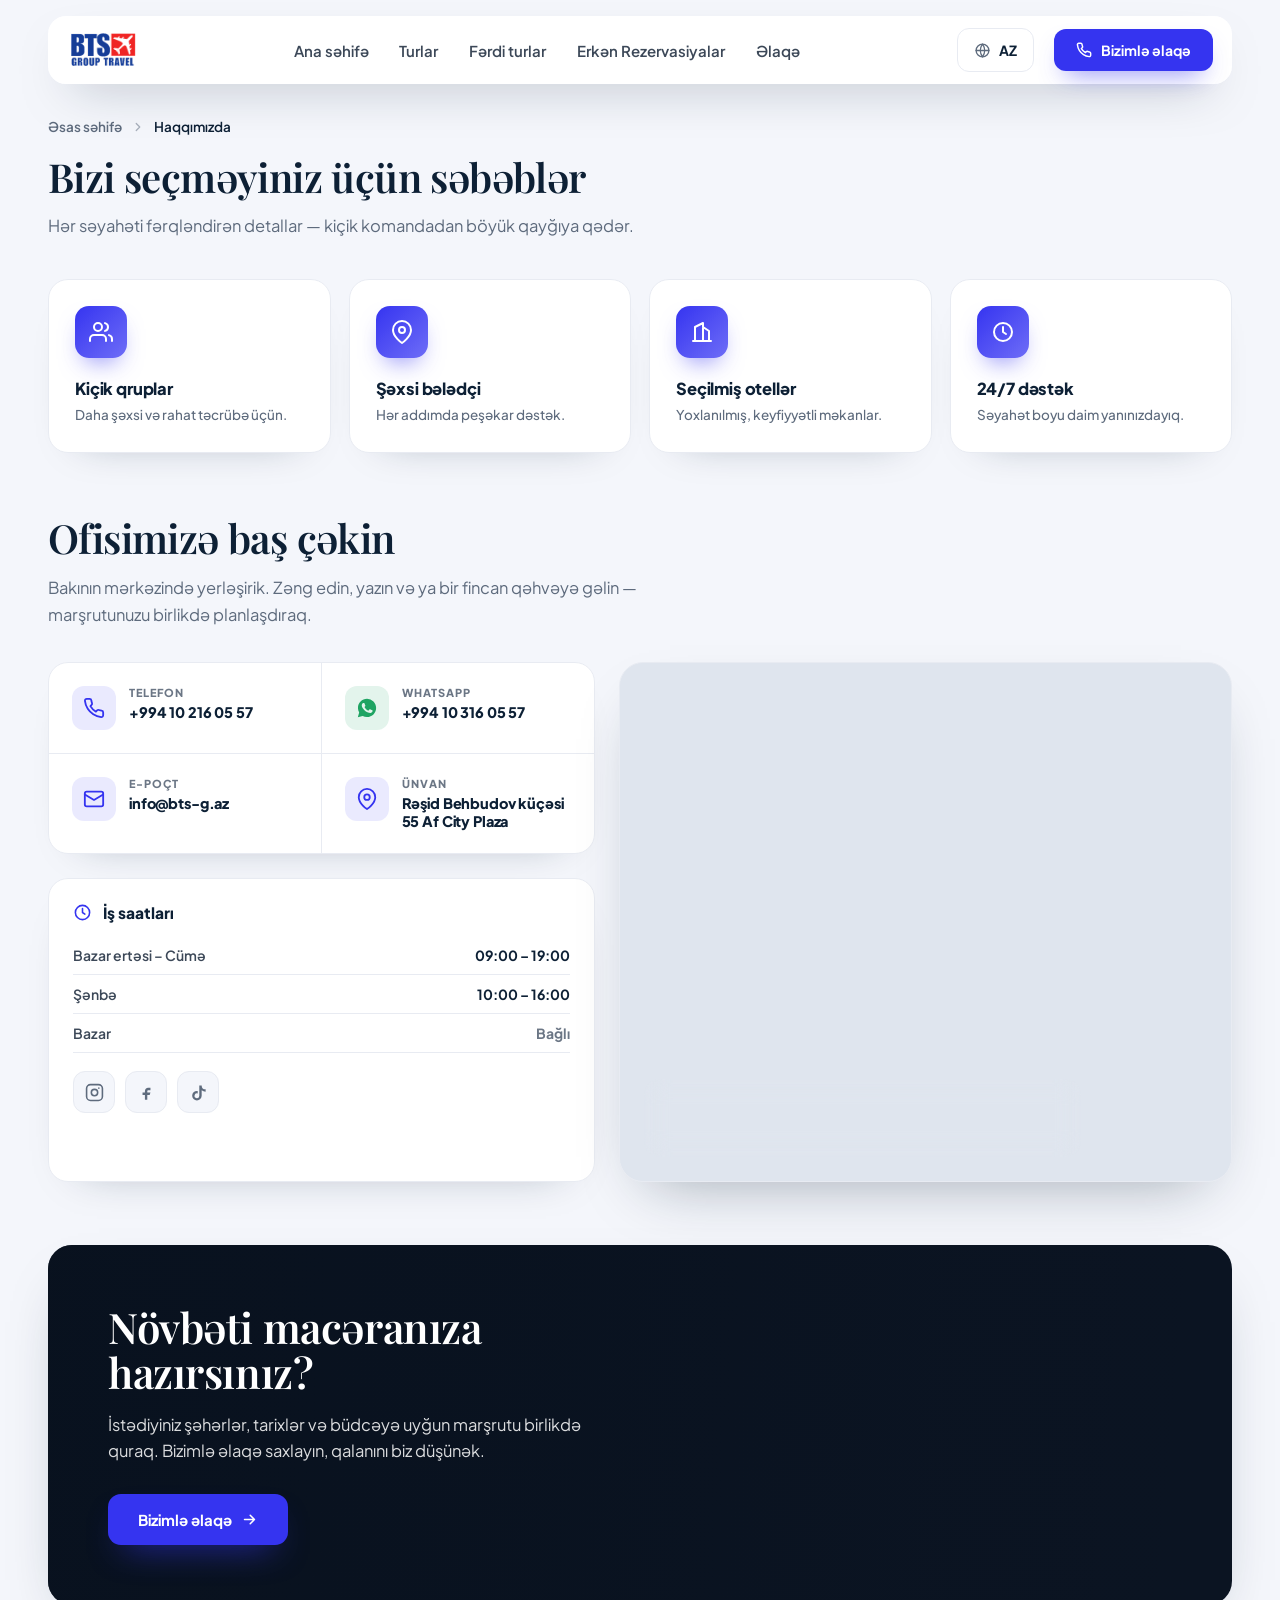
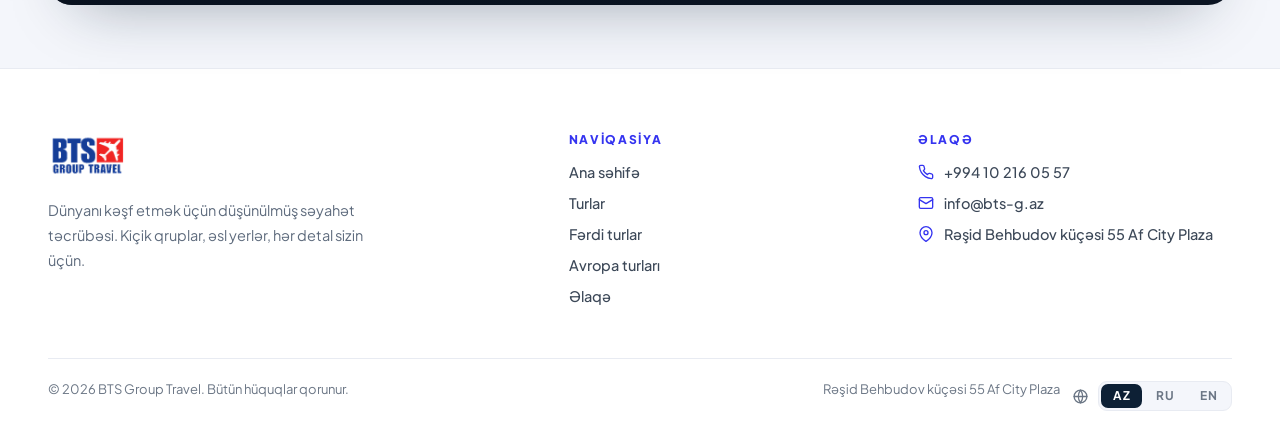
<file: Haqqımızda.html>
<!DOCTYPE html>
<html lang="az">
<head>
<meta charset="utf-8">
<meta name="viewport" content="width=device-width, initial-scale=1">
<title>Haqqımızda — BTS Group Travel</title>
<link rel="preconnect" href="https://fonts.googleapis.com">
<link rel="preconnect" href="https://fonts.gstatic.com" crossorigin>
<link href="https://fonts.googleapis.com/css2?family=Playfair+Display:ital,wght@0,500;0,600;0,700;1,500;1,600&family=Plus+Jakarta+Sans:wght@400;500;600;700;800&display=swap" rel="stylesheet">
<style>
  :root{
    --indigo:#3534F0;--indigo-d:#2725C7;--navy:#0D2035;--ink:#16263A;--green:#1FA463;
    --paper:#FFFFFF;--mist:#F4F6FB;--line:#E8EBF2;--muted:#5E6B7D;--muted2:#97A0AE;
    --shadow:0 26px 60px -30px rgba(13,32,53,.4);--ease:cubic-bezier(.2,.7,.2,1);
    --container:1600px;--gutter:clamp(24px,5vw,80px);--sy:clamp(52px,7vh,80px);
  }
  *{box-sizing:border-box;margin:0;padding:0}
  html{scroll-behavior:smooth}
  body{font-family:'Plus Jakarta Sans',system-ui,sans-serif;-webkit-font-smoothing:antialiased;background:var(--mist);color:var(--ink);overflow-x:hidden}
  ::selection{background:var(--indigo);color:#fff}
  a{text-decoration:none;color:inherit}
  img{display:block;max-width:100%}
  .container{max-width:var(--container);margin:0 auto;padding:0 var(--gutter)}
  .reveal{animation:revUp .7s var(--ease) both}
  @keyframes revUp{from{opacity:0;transform:translateY(22px)}to{opacity:1;transform:none}}
  @media (prefers-reduced-motion: reduce){.reveal{animation:none}html{scroll-behavior:auto}}

  /* HEADER */
  .site-header{position:fixed;top:0;left:0;right:0;z-index:60;padding-top:16px;transition:padding .35s var(--ease)}
  .site-header.scrolled{padding-top:10px}
  .hdr-wrap{max-width:var(--container);margin:0 auto;padding:0 var(--gutter)}
  .hdr{height:68px;padding:0 18px;display:flex;align-items:center;justify-content:space-between;background:rgba(255,255,255,.95);backdrop-filter:blur(20px) saturate(1.4);border:1px solid rgba(255,255,255,.8);border-radius:18px;box-shadow:0 20px 50px -26px rgba(13,32,53,.5);transition:box-shadow .35s,border-color .35s,height .35s}
  .site-header.scrolled .hdr{border-color:var(--line);box-shadow:0 14px 36px -20px rgba(13,32,53,.35);height:60px}
  .brand img{height:44px;width:auto}
  .nav{display:flex;align-items:center;gap:clamp(16px,2.4vw,34px)}
  .nav a{position:relative;font-size:15px;font-weight:600;color:#3C4858;padding:6px 0;transition:color .2s}
  .nav a::after{content:'';position:absolute;left:0;bottom:-3px;width:0;height:2px;border-radius:2px;background:var(--indigo);transition:width .28s var(--ease)}
  .nav a.active{color:var(--navy)}
  .nav a.active::after,.nav a:hover::after{width:100%}
  .nav a:hover{color:var(--indigo)}
  .btn-call{display:inline-flex;align-items:center;gap:9px;padding:12px 22px;border-radius:12px;background:var(--indigo);color:#fff;font-size:14px;font-weight:700;box-shadow:0 12px 26px -12px rgba(53,52,240,.7);transition:transform .2s,background .2s}
  .btn-call:hover{transform:translateY(-2px);background:var(--indigo-d)}

  /* HERO */
  .page{padding-top:118px}
  .crumbs{display:flex;align-items:center;gap:9px;color:var(--muted);font-size:13.5px;font-weight:600;margin-bottom:20px}
  .crumbs a:hover{color:var(--indigo)}
  .crumbs svg{opacity:.5}
  .crumbs .cur{color:var(--navy)}
  .hero-head{max-width:720px;margin-bottom:clamp(40px,5vh,56px)}
  .eyebrow{display:inline-flex;align-items:center;gap:12px;color:var(--indigo);font-size:12.5px;font-weight:700;letter-spacing:.24em;text-transform:uppercase;margin-bottom:16px}
  .eyebrow::before{content:'';width:30px;height:1px;background:var(--indigo)}
  .h1{color:var(--navy);font-family:'Playfair Display',serif;font-weight:600;font-size:clamp(36px,5vw,64px);line-height:1.02;letter-spacing:-.01em}
  .sub{color:var(--muted);font-size:clamp(15px,1.5vw,18px);line-height:1.62;margin-top:18px;max-width:60ch}

  /* STORY */
  .story{display:grid;grid-template-columns:1fr 1.05fr;gap:clamp(36px,5vw,64px);align-items:center;padding-bottom:var(--sy)}
  .story-media{position:relative;border-radius:24px;overflow:hidden;aspect-ratio:4/3.5;box-shadow:var(--shadow)}
  .story-media img{width:100%;height:100%;object-fit:cover}
  .story-badge{position:absolute;left:22px;bottom:22px;display:flex;align-items:center;gap:13px;padding:14px 20px 14px 14px;border-radius:16px;background:rgba(255,255,255,.93);backdrop-filter:blur(12px);box-shadow:0 18px 40px -18px rgba(13,32,53,.4)}
  .story-badge .ic{width:44px;height:44px;border-radius:12px;background:var(--indigo);display:flex;align-items:center;justify-content:center;flex:none}
  .story-badge b{display:block;color:var(--navy);font-size:15px;font-weight:800;line-height:1.1}
  .story-badge span{color:var(--muted);font-size:12.5px;font-weight:500}
  .story-eyebrow{display:inline-flex;align-items:center;gap:11px;color:var(--indigo);font-size:12.5px;font-weight:700;letter-spacing:.2em;text-transform:uppercase;margin-bottom:18px}
  .story-eyebrow::before{content:'';width:26px;height:2px;border-radius:2px;background:var(--indigo)}
  .story-h{color:var(--navy);font-family:'Playfair Display',serif;font-weight:600;font-size:clamp(26px,3.2vw,42px);line-height:1.08;letter-spacing:-.015em}
  .story-txt p{color:var(--muted);font-size:clamp(15px,1.5vw,16.5px);line-height:1.75;margin-top:18px;text-wrap:pretty}
  .story-txt p + p{margin-top:14px}
  .sign{display:flex;align-items:center;gap:14px;margin-top:26px;padding-top:24px;border-top:1px solid var(--line)}
  .sign-av{width:48px;height:48px;border-radius:50%;background:linear-gradient(135deg,var(--indigo),#6E6DF7);display:flex;align-items:center;justify-content:center;color:#fff;font-weight:800;font-size:16px;flex:none}
  .sign b{display:block;color:var(--navy);font-size:15px;font-weight:800}
  .sign span{color:var(--muted);font-size:13px;font-weight:500}

  /* VALUES */
  .vsec{padding-bottom:var(--sy)}
  .vhead{max-width:640px;margin-bottom:clamp(28px,3.5vw,40px)}
  .vhead h2{color:var(--navy);font-family:'Playfair Display',serif;font-weight:600;font-size:clamp(26px,3.2vw,40px);line-height:1.08;letter-spacing:-.015em}
  .vhead p{color:var(--muted);font-size:clamp(15px,1.5vw,16.5px);line-height:1.65;margin-top:14px}
  .vgrid{display:grid;grid-template-columns:repeat(4,1fr);gap:18px}
  .vcard{background:#fff;border:1px solid var(--line);border-radius:20px;padding:26px;box-shadow:0 18px 44px -34px rgba(13,32,53,.4)}
  .vcard .ic{width:52px;height:52px;border-radius:14px;background:linear-gradient(135deg,#3534F0,#6E6DF7);display:flex;align-items:center;justify-content:center;box-shadow:0 12px 24px -10px rgba(53,52,240,.6)}
  .vcard h3{color:var(--navy);font-size:16.5px;font-weight:800;letter-spacing:-.01em;margin-top:20px}
  .vcard p{color:var(--muted);font-size:13.5px;font-weight:500;line-height:1.55;margin-top:6px}

  /* OFFICE */
  .office{padding-bottom:var(--sy)}
  .sec-head{max-width:640px;margin-bottom:clamp(24px,3vw,34px)}
  .sec-head h2{color:var(--navy);font-family:'Playfair Display',serif;font-weight:600;font-size:clamp(26px,3.2vw,40px);line-height:1.08;letter-spacing:-.015em}
  .sec-head p{color:var(--muted);font-size:clamp(15px,1.5vw,16.5px);line-height:1.65;margin-top:14px}
  .office-grid{display:grid;grid-template-columns:1fr 1.12fr;gap:24px;align-items:stretch}
  .info{display:flex;flex-direction:column;gap:24px}
  .card{background:#fff;border:1px solid var(--line);border-radius:20px;padding:22px;box-shadow:0 18px 44px -34px rgba(13,32,53,.4)}
  .contact-card{padding:0;overflow:hidden}
  .contact-grid{display:grid;grid-template-columns:1fr 1fr}
  .ctile{display:flex;align-items:flex-start;gap:13px;padding:clamp(18px,1.8vw,24px)}
  .ctile:nth-child(odd){border-right:1px solid var(--line)}
  .ctile:nth-child(1),.ctile:nth-child(2){border-bottom:1px solid var(--line)}
  .ctile .ic{width:44px;height:44px;border-radius:12px;background:rgba(53,52,240,.1);display:flex;align-items:center;justify-content:center;flex:none}
  .ctile .ic.wa{background:rgba(31,164,99,.12)}
  .ctile h4{color:var(--muted2);font-size:11px;font-weight:800;letter-spacing:.09em;text-transform:uppercase;margin-bottom:4px}
  .ctile .val{color:var(--navy);font-size:14.5px;font-weight:800;letter-spacing:-.01em;line-height:1.25;word-break:break-word}
  .ctile .val a:hover{color:var(--indigo)}
  .ctile .meta{color:var(--muted);font-size:12px;font-weight:500;margin-top:4px;line-height:1.4}
  .hours{padding:24px;display:flex;flex-direction:column;flex:1}
  .hours-h{display:flex;align-items:center;gap:11px;color:var(--navy);font-size:15.5px;font-weight:800;margin-bottom:14px}
  .hours-h svg{stroke:var(--indigo)}
  .hours-row{display:flex;align-items:center;justify-content:space-between;padding:10px 0;border-bottom:1px solid var(--line);font-size:14px}
  .hours-row:last-of-type{border-bottom:none}
  .hours-row .day{color:#3C4858;font-weight:600}
  .hours-row .time{color:var(--navy);font-weight:700}
  .hours-row.off .time{color:var(--muted2)}
  .hours-foot{display:flex;align-items:center;justify-content:space-between;gap:14px;flex-wrap:wrap;margin-top:18px}
  .open-tag{display:inline-flex;align-items:center;gap:7px;padding:8px 14px;border-radius:999px;background:rgba(31,164,99,.1);color:var(--green);font-size:12.5px;font-weight:800}
  .open-tag .dot{width:8px;height:8px;border-radius:50%;background:var(--green);box-shadow:0 0 0 4px rgba(31,164,99,.18)}
  .socs{display:flex;gap:10px}
  .socs a{width:42px;height:42px;border-radius:12px;display:flex;align-items:center;justify-content:center;background:var(--mist);border:1px solid var(--line);color:var(--muted);transition:background .2s,color .2s,border-color .2s,transform .2s}
  .socs a:hover{background:var(--indigo);border-color:var(--indigo);color:#fff;transform:translateY(-2px)}

  .office-map{position:relative;border-radius:24px;overflow:hidden;border:1px solid var(--line);box-shadow:var(--shadow);background:#dfe5ee;min-height:520px}
  .office-map iframe{position:absolute;inset:0;width:100%;height:100%;border:0;filter:grayscale(.18) contrast(1.02)}
  .map-pin{position:absolute;left:24px;bottom:24px;z-index:2;display:flex;align-items:flex-start;gap:14px;padding:16px 20px;border-radius:16px;background:rgba(255,255,255,.95);backdrop-filter:blur(12px);box-shadow:0 22px 50px -22px rgba(13,32,53,.5);max-width:calc(100% - 48px)}
  .map-pin-ic{width:46px;height:46px;border-radius:12px;background:var(--indigo);display:flex;align-items:center;justify-content:center;flex:none}
  .map-pin b{display:block;color:var(--navy);font-size:15.5px;font-weight:800;letter-spacing:-.01em}
  .map-pin span{color:var(--muted);font-size:13px;font-weight:500}
  .map-pin a{display:inline-flex;align-items:center;gap:6px;margin-top:6px;color:var(--indigo);font-size:13px;font-weight:800}

  /* CTA */
  .cta-sec{padding-bottom:var(--sy)}
  .cta{position:relative;overflow:hidden;border-radius:24px;min-height:clamp(230px,25vw,300px);display:flex;align-items:center;box-shadow:var(--shadow);background:#0B1422}
  .cta-bg{position:absolute;inset:0;background-image:url("https://images.unsplash.com/photo-1501785888041-af3ef285b470?w=1600&q=80&auto=format&fit=crop");background-size:cover;background-position:center;transition:transform 1s var(--ease)}
  .cta:hover .cta-bg{transform:scale(1.05)}
  .cta::after{content:'';position:absolute;inset:0;background:linear-gradient(95deg,rgba(8,17,30,.82) 0%,rgba(8,17,30,.55) 42%,rgba(8,17,30,.1) 74%,rgba(8,17,30,0) 100%)}
  .cta-inner{position:relative;z-index:2;padding:clamp(34px,5vw,60px);max-width:600px}
  .cta-txt h3{color:#fff;font-family:'Playfair Display',serif;font-weight:600;font-size:clamp(26px,3.4vw,42px);line-height:1.08;letter-spacing:-.01em;text-wrap:balance}
  .cta-txt p{color:rgba(255,255,255,.85);font-size:clamp(14px,1.4vw,16.5px);line-height:1.6;margin-top:16px;max-width:46ch}
  .cta-btn{display:inline-flex;align-items:center;gap:9px;margin-top:30px;padding:16px 30px;border-radius:13px;background:var(--indigo);color:#fff;font-size:15px;font-weight:700;cursor:pointer;border:none;box-shadow:0 16px 34px -16px rgba(53,52,240,.8);transition:transform .2s,background .2s}
  .cta-btn:hover{transform:translateY(-2px);background:var(--indigo-d)}

  /* FOOTER */
  .footer{background:#fff;border-top:1px solid var(--line)}
  .footer-grid{display:grid;grid-template-columns:1.6fr 1fr 1.1fr;gap:clamp(36px,5vw,72px);padding:clamp(54px,7vh,80px) 0 40px}
  .footer-logo{height:48px}
  .footer-tag{color:var(--muted);font-size:14.5px;line-height:1.7;margin-top:18px;max-width:320px}
  .fcol-title{color:var(--indigo);font-size:12px;font-weight:800;letter-spacing:.14em;text-transform:uppercase;margin-bottom:16px}
  .fcol a,.fcol span{display:flex;align-items:center;gap:10px;color:#3C4858;font-size:14.5px;font-weight:500;margin-bottom:13px;width:fit-content;transition:color .2s}
  .fcol a:hover{color:var(--ink)}
  .fcol svg{stroke:var(--indigo);flex:none}
  .footer-bottom{display:flex;justify-content:space-between;flex-wrap:wrap;gap:12px;padding:22px 0 34px;border-top:1px solid var(--line);color:var(--muted2);font-size:13px}

  @media(max-width:920px){
    .story{grid-template-columns:1fr;gap:28px}
    .office-grid{grid-template-columns:1fr}
    .office-map{min-height:380px}
    .vgrid{grid-template-columns:1fr 1fr}
    .nav{display:none}
    .footer-grid{grid-template-columns:1fr 1fr}
  }
  @media(max-width:560px){
    .vgrid{grid-template-columns:1fr}
    .footer-grid{grid-template-columns:1fr}
    .map-pin{left:16px;right:16px;bottom:16px}
    .contact-grid{grid-template-columns:1fr}
    .ctile{border-right:none!important;border-bottom:1px solid var(--line)}
    .ctile:last-child{border-bottom:none}
  }
</style>
<link rel="stylesheet" href="mobile.css">
<link rel="stylesheet" href="grid.css">
</head>
<body id="top">

<!-- HEADER -->
<header class="site-header" id="siteHeader">
  <div class="hdr-wrap">
  <div class="hdr">
    <a href="hilal.html#top" class="brand"><img src="uploads/лого тур.png" alt="BTS Group Travel"></a>
    <nav class="nav">
      <a href="hilal.html#top">Ana səhifə</a>
      <a href="Turlar.html">Turlar</a>
      <a href="Fərdi turlar.html">Fərdi turlar</a>
      <a href="Erkən Rezervasiyalar.html">Erkən Rezervasiyalar</a>
      <a href="Əlaqə.html">Əlaqə</a>
    </nav>
    <a href="tel:+994102160557" class="btn-call">
      <svg width="16" height="16" viewBox="0 0 24 24" fill="none" stroke="#fff" stroke-width="2.2" stroke-linecap="round" stroke-linejoin="round"><path d="M22 16.92v3a2 2 0 0 1-2.18 2 19.79 19.79 0 0 1-8.63-3.07 19.5 19.5 0 0 1-6-6 19.79 19.79 0 0 1-3.07-8.67A2 2 0 0 1 4.11 2h3a2 2 0 0 1 2 1.72c.13.96.36 1.9.7 2.81a2 2 0 0 1-.45 2.11L8.09 9.91a16 16 0 0 0 6 6l1.27-1.27a2 2 0 0 1 2.11-.45c.91.34 1.85.57 2.81.7A2 2 0 0 1 22 16.92z"/></svg>
      Bizimlə əlaqə
    </a>
  </div>
  </div>
</header>

<main class="page">
  <div class="container">
    <nav class="crumbs reveal">
      <a href="hilal.html#top">Əsas səhifə</a>
      <svg width="14" height="14" viewBox="0 0 24 24" fill="none" stroke="currentColor" stroke-width="2.2" stroke-linecap="round" stroke-linejoin="round"><path d="M9 18l6-6-6-6"/></svg>
      <span class="cur">Haqqımızda</span>
    </nav>

    <!-- VALUES -->
    <section class="vsec">
      <div class="vhead reveal">
        <h2>Bizi seçməyiniz üçün səbəblər</h2>
        <p>Hər səyahəti fərqləndirən detallar — kiçik komandadan böyük qayğıya qədər.</p>
      </div>
      <div class="vgrid">
        <div class="vcard reveal">
          <div class="ic"><svg width="24" height="24" viewBox="0 0 24 24" fill="none" stroke="#fff" stroke-width="2" stroke-linecap="round" stroke-linejoin="round"><path d="M17 21v-2a4 4 0 0 0-4-4H5a4 4 0 0 0-4 4v2"/><circle cx="9" cy="7" r="4"/><path d="M23 21v-2a4 4 0 0 0-3-3.87M16 3.13a4 4 0 0 1 0 7.75"/></svg></div>
          <h3>Kiçik qruplar</h3>
          <p>Daha şəxsi və rahat təcrübə üçün.</p>
        </div>
        <div class="vcard reveal" style="animation-delay:.06s">
          <div class="ic"><svg width="24" height="24" viewBox="0 0 24 24" fill="none" stroke="#fff" stroke-width="2" stroke-linecap="round" stroke-linejoin="round"><path d="M21 10c0 7-9 13-9 13s-9-6-9-13a9 9 0 0 1 18 0z"/><circle cx="12" cy="10" r="3"/></svg></div>
          <h3>Şəxsi bələdçi</h3>
          <p>Hər addımda peşəkar dəstək.</p>
        </div>
        <div class="vcard reveal" style="animation-delay:.12s">
          <div class="ic"><svg width="24" height="24" viewBox="0 0 24 24" fill="none" stroke="#fff" stroke-width="2" stroke-linecap="round" stroke-linejoin="round"><path d="M3 21h18M5 21V7l8-4v18M19 21V11l-6-4"/></svg></div>
          <h3>Seçilmiş otellər</h3>
          <p>Yoxlanılmış, keyfiyyətli məkanlar.</p>
        </div>
        <div class="vcard reveal" style="animation-delay:.18s">
          <div class="ic"><svg width="24" height="24" viewBox="0 0 24 24" fill="none" stroke="#fff" stroke-width="2" stroke-linecap="round" stroke-linejoin="round"><circle cx="12" cy="12" r="9"/><path d="M12 7v5l3 2"/></svg></div>
          <h3>24/7 dəstək</h3>
          <p>Səyahət boyu daim yanınızdayıq.</p>
        </div>
      </div>
    </section>

    <!-- OFFICE -->
    <section class="office">
      <div class="sec-head reveal">
        <h2>Ofisimizə baş çəkin</h2>
        <p>Bakının mərkəzində yerləşirik. Zəng edin, yazın və ya bir fincan qəhvəyə gəlin — marşrutunuzu birlikdə planlaşdıraq.</p>
      </div>
      <div class="office-grid">
        <div class="info">
          <div class="card contact-card reveal">
            <div class="contact-grid">
              <div class="ctile">
                <div class="ic"><svg width="22" height="22" viewBox="0 0 24 24" fill="none" stroke="#3534F0" stroke-width="2" stroke-linecap="round" stroke-linejoin="round"><path d="M22 16.92v3a2 2 0 0 1-2.18 2 19.79 19.79 0 0 1-8.63-3.07 19.5 19.5 0 0 1-6-6 19.79 19.79 0 0 1-3.07-8.67A2 2 0 0 1 4.11 2h3a2 2 0 0 1 2 1.72c.13.96.36 1.9.7 2.81a2 2 0 0 1-.45 2.11L8.09 9.91a16 16 0 0 0 6 6l1.27-1.27a2 2 0 0 1 2.11-.45c.91.34 1.85.57 2.81.7A2 2 0 0 1 22 16.92z"/></svg></div>
                <div>
                  <h4>Telefon</h4>
                  <div class="val"><a href="tel:+994102160557">+994 10 216 05 57</a></div>
                </div>
              </div>
              <div class="ctile">
                <div class="ic wa"><svg width="22" height="22" viewBox="0 0 24 24" fill="#1FA463"><path d="M12.04 2C6.58 2 2.13 6.45 2.13 11.91c0 1.75.46 3.45 1.32 4.95L2 22l5.25-1.38a9.86 9.86 0 0 0 4.79 1.22h.01c5.46 0 9.9-4.45 9.9-9.91 0-2.65-1.03-5.14-2.9-7.01A9.82 9.82 0 0 0 12.04 2zm5.78 14.04c-.24.68-1.4 1.3-1.93 1.38-.49.07-1.13.1-1.82-.11-.42-.13-.96-.31-1.65-.61-2.9-1.25-4.79-4.17-4.94-4.36-.14-.19-1.18-1.57-1.18-2.99 0-1.42.75-2.12 1.01-2.41.27-.29.58-.36.78-.36.19 0 .39.01.56.01.18.01.42-.07.66.5.24.58.82 2 .89 2.14.07.14.12.31.02.5-.09.19-.14.31-.28.48-.14.17-.29.37-.42.5-.14.14-.28.29-.12.57.17.29.74 1.22 1.59 1.97 1.09.97 2.01 1.27 2.3 1.42.29.14.46.12.63-.07.17-.19.72-.84.91-1.13.19-.29.39-.24.66-.14.27.1 1.69.8 1.98.94.29.14.48.22.55.34.07.12.07.7-.17 1.38z"/></svg></div>
                <div>
                  <h4>WhatsApp</h4>
                  <div class="val"><a href="https://wa.me/994103160557" target="_blank" rel="noopener">+994 10 316 05 57</a></div>
                </div>
              </div>
              <div class="ctile">
                <div class="ic"><svg width="22" height="22" viewBox="0 0 24 24" fill="none" stroke="#3534F0" stroke-width="2" stroke-linecap="round" stroke-linejoin="round"><rect x="2" y="4" width="20" height="16" rx="2"/><path d="m22 7-10 6L2 7"/></svg></div>
                <div>
                  <h4>E-poçt</h4>
                  <div class="val"><a href="mailto:info@bts-g.az">info@bts-g.az</a></div>
                </div>
              </div>
              <div class="ctile">
                <div class="ic"><svg width="22" height="22" viewBox="0 0 24 24" fill="none" stroke="#3534F0" stroke-width="2" stroke-linecap="round" stroke-linejoin="round"><path d="M21 10c0 7-9 13-9 13s-9-6-9-13a9 9 0 0 1 18 0z"/><circle cx="12" cy="10" r="3"/></svg></div>
                <div>
                  <h4>Ünvan</h4>
                  <div class="val"><a href="https://www.google.com/maps?q=Af+City+Plaza,+Rashid+Behbudov+55,+Baku" target="_blank" rel="noopener">Rəşid Behbudov küçəsi 55 Af City Plaza</a></div>
                </div>
              </div>
            </div>
          </div>
          <div class="card hours reveal" style="animation-delay:.08s">
            <div class="hours-h"><svg width="19" height="19" viewBox="0 0 24 24" fill="none" stroke-width="2" stroke-linecap="round" stroke-linejoin="round"><circle cx="12" cy="12" r="9"/><path d="M12 7v5l3 2"/></svg>İş saatları</div>
            <div class="hours-row"><span class="day">Bazar ertəsi – Cümə</span><span class="time">09:00 – 19:00</span></div>
            <div class="hours-row"><span class="day">Şənbə</span><span class="time">10:00 – 16:00</span></div>
            <div class="hours-row off"><span class="day">Bazar</span><span class="time">Bağlı</span></div>
            <div class="hours-foot">
              
              <div class="socs">
                <a href="https://www.instagram.com/bts_travel_?igsh=MTZ5MTVzOWJxNmpyaw==" target="_blank" rel="noopener" aria-label="Instagram"><svg width="19" height="19" viewBox="0 0 24 24" fill="none" stroke="currentColor" stroke-width="2" stroke-linecap="round" stroke-linejoin="round"><rect x="2" y="2" width="20" height="20" rx="5"/><circle cx="12" cy="12" r="4"/><circle cx="17.5" cy="6.5" r="1" fill="currentColor" stroke="none"/></svg></a>
                <a href="https://www.facebook.com/share/1EsiLfCQ5Y/?mibextid=wwXIfr" target="_blank" rel="noopener" aria-label="Facebook"><svg width="19" height="19" viewBox="0 0 24 24" fill="currentColor"><path d="M14 9h3V6h-3c-2.2 0-4 1.8-4 4v2H7v3h3v6h3v-6h3l1-3h-4v-2c0-.6.4-1 1-1z"/></svg></a>
                <a href="https://www.tiktok.com/@bts_travel_?_r=1&amp;_t=ZS-98HBftR2H9W" target="_blank" rel="noopener" aria-label="TikTok"><svg width="19" height="19" viewBox="0 0 24 24" fill="currentColor"><path d="M16 3a5 5 0 0 0 5 5v3a8 8 0 0 1-5-1.8V16a6 6 0 1 1-6-6c.3 0 .7 0 1 .1v3.2A3 3 0 1 0 13 16V3h3z"/></svg></a>
              </div>
            </div>
          </div>
        </div>

        <div class="office-map reveal" style="animation-delay:.08s">
          <iframe title="BTS Group Travel — Bakı ofisi" loading="lazy" referrerpolicy="no-referrer-when-downgrade" src="https://www.google.com/maps?q=Af+City+Plaza,+Rashid+Behbudov+55,+Baku&output=embed"></iframe>
          <div class="map-pin">
            <div class="map-pin-ic"><svg width="22" height="22" viewBox="0 0 24 24" fill="none" stroke="#fff" stroke-width="2" stroke-linecap="round" stroke-linejoin="round"><path d="M21 10c0 7-9 13-9 13s-9-6-9-13a9 9 0 0 1 18 0z"/><circle cx="12" cy="10" r="3"/></svg></div>
            <div>
              <b>BTS Group Travel</b>
              <span>Rəşid Behbudov küçəsi 55 Af City Plaza</span>
              <a href="https://www.google.com/maps?q=Af+City+Plaza,+Rashid+Behbudov+55,+Baku" target="_blank" rel="noopener">Xəritədə aç
                <svg width="14" height="14" viewBox="0 0 24 24" fill="none" stroke="currentColor" stroke-width="2.2" stroke-linecap="round" stroke-linejoin="round"><path d="M7 17 17 7M9 7h8v8"/></svg>
              </a>
            </div>
          </div>
        </div>
      </div>
    </section>

    <!-- CTA -->
    <section class="cta-sec">
      <div class="cta reveal">
        <div class="cta-bg"></div>
        <div class="cta-inner">
          <div class="cta-txt">
            <h3>Növbəti macəranıza hazırsınız?</h3>
            <p>İstədiyiniz şəhərlər, tarixlər və büdcəyə uyğun marşrutu birlikdə quraq. Bizimlə əlaqə saxlayın, qalanını biz düşünək.</p>
          </div>
          <a href="Əlaqə.html" class="cta-btn">
            Bizimlə əlaqə
            <svg width="17" height="17" viewBox="0 0 24 24" fill="none" stroke="#fff" stroke-width="2.2" stroke-linecap="round" stroke-linejoin="round"><path d="M5 12h14M13 6l6 6-6 6"/></svg>
          </a>
        </div>
      </div>
    </section>
  </div>
</main>

<!-- FOOTER -->
<footer class="footer">
  <div class="container">
    <div class="footer-grid">
      <div>
        <img src="uploads/лого тур.png" alt="BTS Group Travel" class="footer-logo">
        <p class="footer-tag">Dünyanı kəşf etmək üçün düşünülmüş səyahət təcrübəsi. Kiçik qruplar, əsl yerlər, hər detal sizin üçün.</p>
      </div>
      <div class="fcol">
        <div class="fcol-title">Naviqasiya</div>
        <a href="hilal.html#top">Ana səhifə</a>
        <a href="Turlar.html">Turlar</a>
        <a href="Fərdi turlar.html">Fərdi turlar</a>
        <a href="Avropa turları.html">Avropa turları</a>
        <a href="Əlaqə.html">Əlaqə</a>
      </div>
      <div class="fcol">
        <div class="fcol-title">Əlaqə</div>
        <a href="tel:+994102160557"><svg width="16" height="16" viewBox="0 0 24 24" fill="none" stroke-width="2" stroke-linecap="round" stroke-linejoin="round"><path d="M22 16.92v3a2 2 0 0 1-2.18 2 19.79 19.79 0 0 1-8.63-3.07 19.5 19.5 0 0 1-6-6 19.79 19.79 0 0 1-3.07-8.67A2 2 0 0 1 4.11 2h3a2 2 0 0 1 2 1.72c.13.96.36 1.9.7 2.81a2 2 0 0 1-.45 2.11L8.09 9.91a16 16 0 0 0 6 6l1.27-1.27a2 2 0 0 1 2.11-.45c.91.34 1.85.57 2.81.7A2 2 0 0 1 22 16.92z"/></svg>+994 10 216 05 57</a>
        <a href="mailto:info@bts-g.az"><svg width="16" height="16" viewBox="0 0 24 24" fill="none" stroke-width="2" stroke-linecap="round" stroke-linejoin="round"><rect x="2" y="4" width="20" height="16" rx="2"/><path d="m22 7-10 6L2 7"/></svg>info@bts-g.az</a>
        <a href="https://www.google.com/maps?q=Af+City+Plaza,+Rashid+Behbudov+55,+Baku" target="_blank" rel="noopener"><svg width="16" height="16" viewBox="0 0 24 24" fill="none" stroke-width="2" stroke-linecap="round" stroke-linejoin="round"><path d="M21 10c0 7-9 13-9 13s-9-6-9-13a9 9 0 0 1 18 0z"/><circle cx="12" cy="10" r="3"/></svg>Rəşid Behbudov küçəsi 55 Af City Plaza</a>
      </div>
    </div>
    <div class="footer-bottom">
      <span>© 2026 BTS Group Travel. Bütün hüquqlar qorunur.</span>
      <span>Rəşid Behbudov küçəsi 55 Af City Plaza</span>
    </div>
  </div>
</footer>

<script>
const _h=document.getElementById('siteHeader');
addEventListener('scroll',()=>_h.classList.toggle('scrolled',scrollY>50),{passive:true});
</script>
<script src="mobile.js?v=5"></script>
<script src="lang.js?v=5"></script>
<script src="i18n.js?v=5"></script>
</body>
</html>
</file>
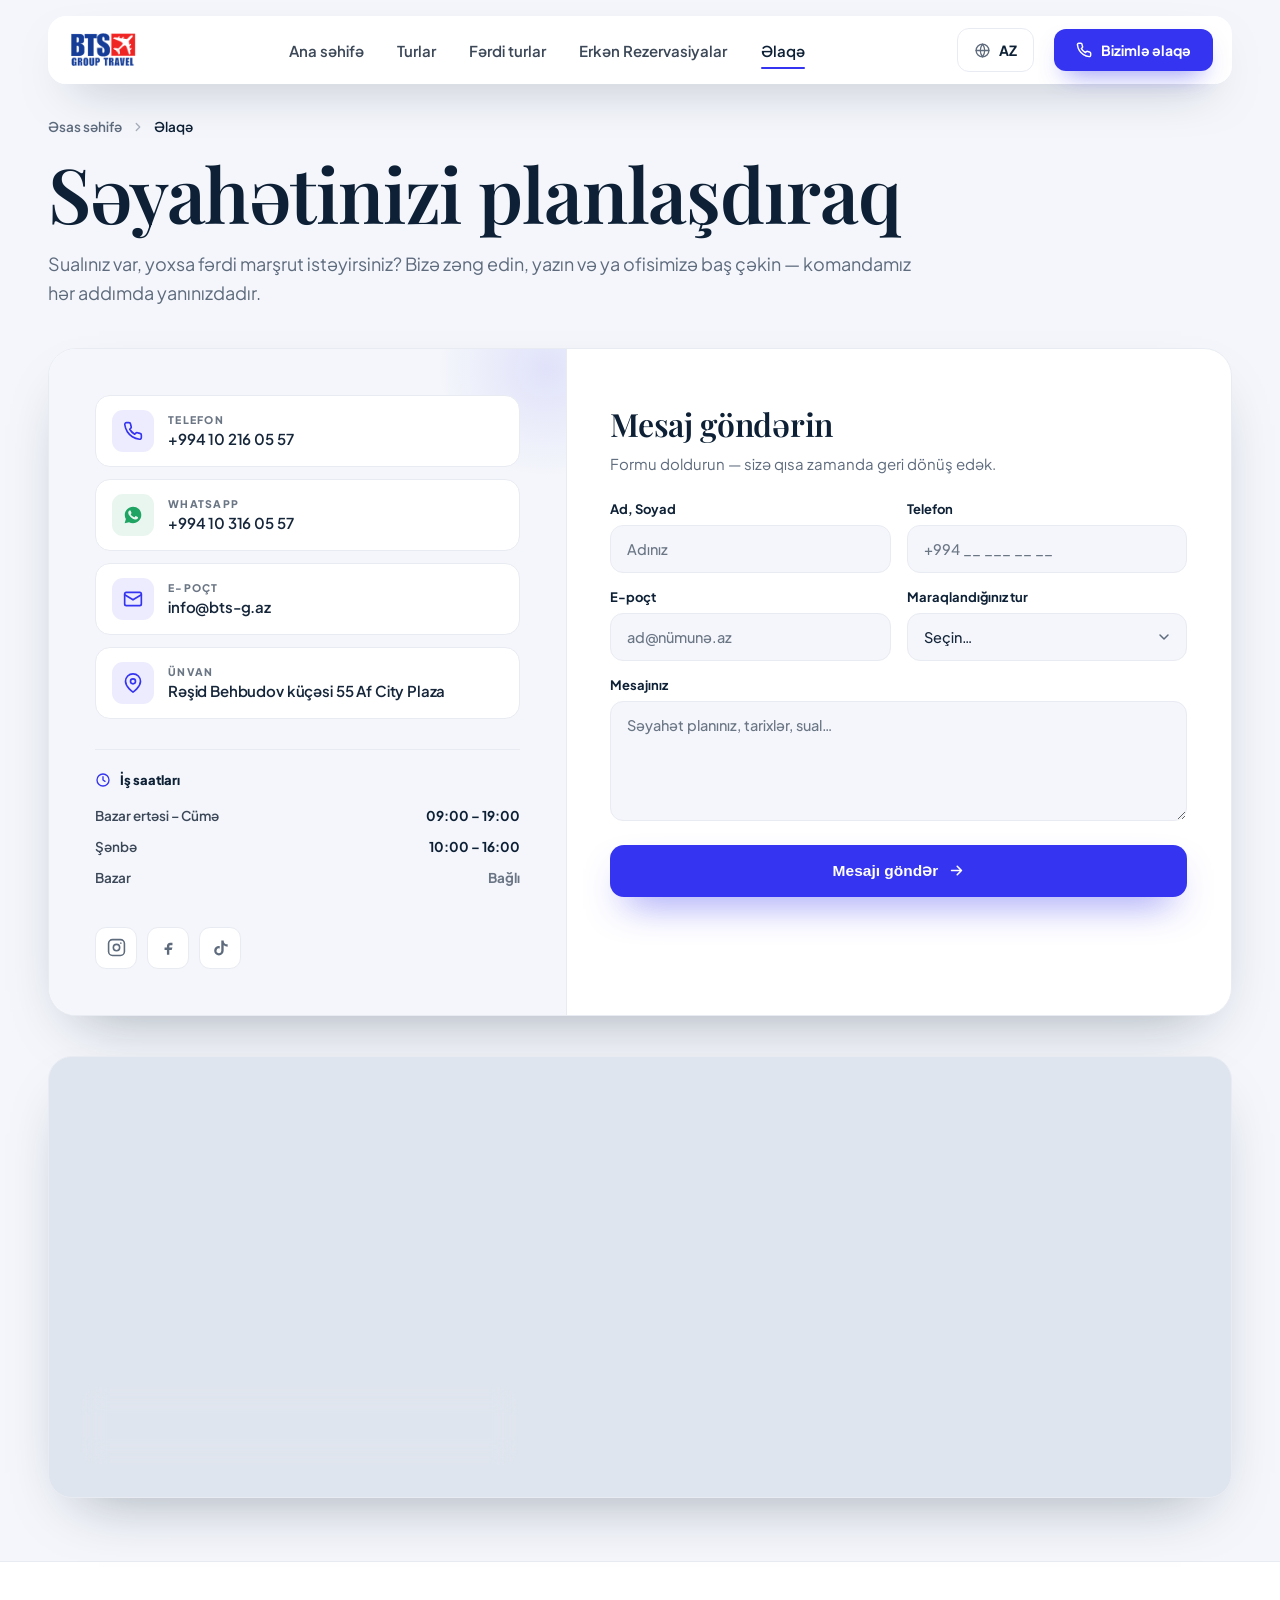
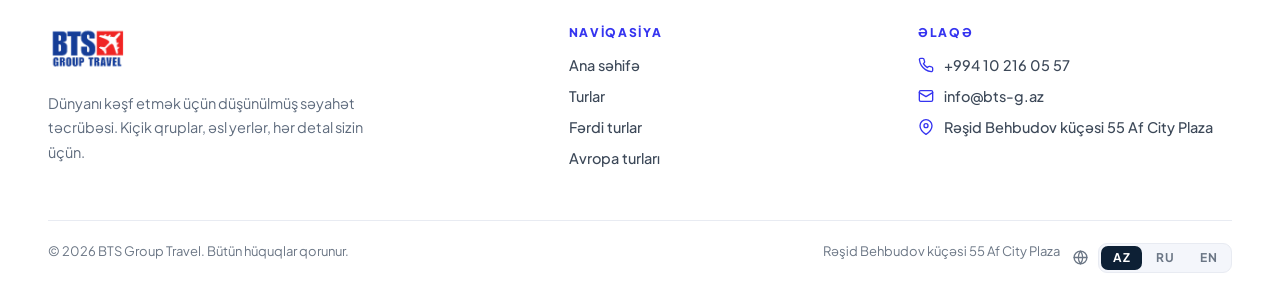
<file: Əlaqə.html>
<!DOCTYPE html>
<html lang="az">
<head>
<meta charset="utf-8">
<meta name="viewport" content="width=device-width, initial-scale=1">
<title>Əlaqə — BTS Group Travel</title>
<link rel="preconnect" href="https://fonts.googleapis.com">
<link rel="preconnect" href="https://fonts.gstatic.com" crossorigin>
<link href="https://fonts.googleapis.com/css2?family=Playfair+Display:ital,wght@0,500;0,600;0,700;1,500;1,600&family=Plus+Jakarta+Sans:wght@400;500;600;700;800&display=swap" rel="stylesheet">
<style>
  :root{
    --indigo:#3534F0;--indigo-d:#2725C7;--navy:#0D2035;--ink:#16263A;--green:#1FA463;
    --paper:#FFFFFF;--mist:#F4F6FB;--line:#E8EBF2;--muted:#5E6B7D;--muted2:#97A0AE;
    --shadow:0 26px 60px -30px rgba(13,32,53,.4);--ease:cubic-bezier(.2,.7,.2,1);
    --container:1600px;--gutter:clamp(24px,5vw,80px);--sy:clamp(52px,7vh,80px);
  }
  *{box-sizing:border-box;margin:0;padding:0}
  html{scroll-behavior:smooth}
  body{font-family:'Plus Jakarta Sans',system-ui,sans-serif;-webkit-font-smoothing:antialiased;background:var(--mist);color:var(--ink);overflow-x:hidden}
  ::selection{background:var(--indigo);color:#fff}
  a{text-decoration:none;color:inherit}
  img{display:block;max-width:100%}
  .container{max-width:var(--container);margin:0 auto;padding:0 var(--gutter)}
  .reveal{animation:revUp .7s var(--ease) both}
  @keyframes revUp{from{opacity:0;transform:translateY(22px)}to{opacity:1;transform:none}}
  @media (prefers-reduced-motion: reduce){.reveal{animation:none}html{scroll-behavior:auto}}

  /* HEADER */
  .site-header{position:fixed;top:0;left:0;right:0;z-index:60;padding-top:16px;transition:padding .35s var(--ease)}
  .site-header.scrolled{padding-top:10px}
  .hdr-wrap{max-width:var(--container);margin:0 auto;padding:0 var(--gutter)}
  .hdr{height:68px;padding:0 18px;display:flex;align-items:center;justify-content:space-between;background:rgba(255,255,255,.95);backdrop-filter:blur(20px) saturate(1.4);border:1px solid rgba(255,255,255,.8);border-radius:18px;box-shadow:0 20px 50px -26px rgba(13,32,53,.5);transition:box-shadow .35s,border-color .35s,height .35s}
  .site-header.scrolled .hdr{border-color:var(--line);box-shadow:0 14px 36px -20px rgba(13,32,53,.35);height:60px}
  .brand img{height:44px;width:auto}
  .nav{display:flex;align-items:center;gap:clamp(18px,2.6vw,38px)}
  .nav a{position:relative;font-size:15px;font-weight:600;color:#3C4858;padding:6px 0;transition:color .2s}
  .nav a::after{content:'';position:absolute;left:0;bottom:-3px;width:0;height:2px;border-radius:2px;background:var(--indigo);transition:width .28s var(--ease)}
  .nav a.active{color:var(--navy)}
  .nav a.active::after,.nav a:hover::after{width:100%}
  .nav a:hover{color:var(--indigo)}
  .btn-call{display:inline-flex;align-items:center;gap:9px;padding:12px 22px;border-radius:12px;background:var(--indigo);color:#fff;font-size:14px;font-weight:700;box-shadow:0 12px 26px -12px rgba(53,52,240,.7);transition:transform .2s,background .2s}
  .btn-call:hover{transform:translateY(-2px);background:var(--indigo-d)}

  /* HERO */
  .page{padding-top:118px}
  .crumbs{display:flex;align-items:center;gap:9px;color:var(--muted);font-size:13.5px;font-weight:600;margin-bottom:20px}
  .crumbs a:hover{color:var(--indigo)}
  .crumbs svg{opacity:.5}
  .crumbs .cur{color:var(--navy)}
  .hero-head{max-width:880px;margin-bottom:clamp(32px,4.5vh,48px)}
  .eyebrow{display:inline-flex;align-items:center;gap:12px;color:var(--indigo);font-size:12.5px;font-weight:700;letter-spacing:.24em;text-transform:uppercase;margin-bottom:16px}
  .eyebrow::before{content:'';width:30px;height:1px;background:var(--indigo)}
  .h1{color:var(--navy);font-family:'Playfair Display',serif;font-weight:600;font-size:clamp(40px,6vw,76px);line-height:1.0;letter-spacing:-.015em}
  .sub{color:var(--muted);font-size:clamp(15px,1.5vw,18px);line-height:1.62;margin-top:18px}

  /* LAYOUT — unified split card */
  .contact-card{display:grid;grid-template-columns:0.92fr 1.18fr;background:#fff;border:1px solid var(--line);border-radius:28px;overflow:hidden;box-shadow:var(--shadow);margin-bottom:40px}

  /* LEFT panel — light, on-brand */
  .panel{position:relative;overflow:hidden;background:var(--mist);border-right:1px solid var(--line);padding:clamp(32px,3.6vw,46px);display:flex;flex-direction:column}
  .panel::before{content:'';position:absolute;top:-130px;right:-130px;width:300px;height:300px;border-radius:50%;background:radial-gradient(closest-side,rgba(53,52,240,.1),transparent 72%);pointer-events:none}
  .panel-eyebrow{position:relative;z-index:1;display:inline-flex;align-items:center;gap:9px;color:var(--indigo);font-size:11px;font-weight:800;letter-spacing:.16em;text-transform:uppercase;margin-bottom:14px}
  .panel-eyebrow::before{content:'';width:22px;height:2px;border-radius:2px;background:var(--indigo)}
  .panel-h{position:relative;z-index:1;color:var(--navy);font-family:'Playfair Display',serif;font-weight:600;font-size:clamp(24px,2.6vw,32px);line-height:1.1;letter-spacing:-.01em}
  .panel-sub{position:relative;z-index:1;color:var(--muted);font-size:15px;line-height:1.55;margin-top:10px;max-width:34ch}
  .pinfo{position:relative;z-index:1;display:flex;flex-direction:column;gap:12px}
  .pitem{display:flex;align-items:center;gap:14px;padding:14px 16px;background:#fff;border:1px solid var(--line);border-radius:15px}
  .pitem-ic{width:42px;height:42px;border-radius:11px;background:rgba(53,52,240,.09);display:flex;align-items:center;justify-content:center;flex:none}
  .pitem-ic.wa{background:rgba(31,164,99,.1)}
  .pitem-ic svg{stroke:var(--indigo)}
  .pitem h3{color:var(--muted2);font-size:10.5px;font-weight:800;letter-spacing:.12em;text-transform:uppercase;margin-bottom:3px}
  .pitem .val{color:var(--ink);font-size:15px;font-weight:600;letter-spacing:-.01em;line-height:1.3}
  .pitem .val a{transition:color .2s}

  .phours{position:relative;z-index:1;margin-top:clamp(22px,2.6vw,30px);padding-top:22px;border-top:1px solid var(--line)}
  .phours-h{display:flex;align-items:center;justify-content:space-between;margin-bottom:12px}
  .phours-title{display:flex;align-items:center;gap:9px;color:var(--navy);font-size:13px;font-weight:800}
  .phours-title svg{stroke:var(--indigo)}
  .open-pill{display:inline-flex;align-items:center;gap:6px;padding:5px 11px;border-radius:999px;background:rgba(31,164,99,.1);color:var(--green);font-size:11px;font-weight:800}
  .open-pill .dot{width:7px;height:7px;border-radius:50%;background:var(--green);box-shadow:0 0 0 3px rgba(31,164,99,.18)}
  .phours-row{display:flex;align-items:center;justify-content:space-between;padding:7px 0;font-size:13.5px}
  .phours-row .day{color:#3C4858;font-weight:600}
  .phours-row .time{color:var(--navy);font-weight:700}
  .phours-row.off .time{color:var(--muted2)}

  .psocs{position:relative;z-index:1;display:flex;gap:10px;margin-top:auto;padding-top:clamp(26px,3vw,34px)}
  .psocs a{width:42px;height:42px;border-radius:11px;display:flex;align-items:center;justify-content:center;background:#fff;border:1px solid var(--line);color:var(--muted);transition:background .2s,color .2s,border-color .2s,transform .2s}
  .psocs a:hover{background:var(--indigo);border-color:var(--indigo);color:#fff;transform:translateY(-3px)}

  /* RIGHT form side */
  .card{background:#fff;border:1px solid var(--line);border-radius:20px;padding:24px;box-shadow:0 18px 44px -34px rgba(13,32,53,.4)}
  .form-card{padding:clamp(30px,3.4vw,46px)}
  .form-h{margin-top:14px;color:var(--navy);font-family:'Playfair Display',serif;font-weight:600;font-size:clamp(24px,2.6vw,32px);line-height:1.1;letter-spacing:-.01em}
  .form-sub{color:var(--muted);font-size:15px;line-height:1.55;margin-top:10px;margin-bottom:26px}
  .frow{display:grid;grid-template-columns:1fr 1fr;gap:16px;margin-bottom:16px}
  .field{display:flex;flex-direction:column;gap:8px}
  .field.full{grid-column:1/-1}
  .field label{color:var(--navy);font-size:13px;font-weight:700}
  .field input,.field select,.field textarea{width:100%;padding:14px 16px;border-radius:13px;border:1.5px solid var(--line);background:var(--mist);color:var(--ink);font-family:inherit;font-size:14.5px;font-weight:500;transition:border-color .2s,background .2s,box-shadow .2s}
  .field textarea{min-height:120px;resize:vertical}
  .field input::placeholder,.field textarea::placeholder{color:var(--muted2)}
  .field input:focus,.field select:focus,.field textarea:focus{outline:none;border-color:var(--indigo);background:#fff;box-shadow:0 0 0 4px rgba(53,52,240,.1)}
  .field select{appearance:none;-webkit-appearance:none;cursor:pointer;background-image:url("data:image/svg+xml;utf8,<svg xmlns='http://www.w3.org/2000/svg' width='16' height='16' viewBox='0 0 24 24' fill='none' stroke='%235E6B7D' stroke-width='2.2' stroke-linecap='round' stroke-linejoin='round'><path d='M6 9l6 6 6-6'/></svg>");background-repeat:no-repeat;background-position:right 14px center;padding-right:42px}
  .submit{display:inline-flex;align-items:center;justify-content:center;gap:10px;width:100%;margin-top:8px;padding:17px;border-radius:14px;background:var(--indigo);color:#fff;font-size:15.5px;font-weight:800;border:none;cursor:pointer;box-shadow:0 18px 38px -16px rgba(53,52,240,.75);transition:transform .2s,background .2s}
  .submit:hover{transform:translateY(-2px);background:var(--indigo-d)}
  .form-ok{display:none;align-items:center;gap:12px;margin-top:16px;padding:15px 18px;border-radius:13px;background:rgba(31,164,99,.1);border:1px solid rgba(31,164,99,.25);color:#137a47;font-size:14px;font-weight:700}
  .form-ok.show{display:flex}

  /* MAP */
  .map-sec{padding-bottom:var(--sy)}
  .map-wrap{position:relative;border-radius:24px;overflow:hidden;border:1px solid var(--line);box-shadow:var(--shadow);background:#dfe5ee}
  .map-wrap iframe{display:block;width:100%;height:440px;border:0;filter:grayscale(.18) contrast(1.02)}
  .map-pin{position:absolute;left:32px;bottom:32px;z-index:2;display:flex;align-items:center;gap:14px;padding:16px 20px;border-radius:16px;background:rgba(255,255,255,.95);backdrop-filter:blur(12px);box-shadow:0 22px 50px -22px rgba(13,32,53,.5);max-width:calc(100% - 64px)}
  .map-pin-ic{width:46px;height:46px;border-radius:12px;background:var(--indigo);display:flex;align-items:center;justify-content:center;flex:none}
  .map-pin b{display:block;color:var(--navy);font-size:15.5px;font-weight:800;letter-spacing:-.01em}
  .map-pin span{color:var(--muted);font-size:13px;font-weight:500}
  .map-pin a{display:inline-flex;align-items:center;gap:6px;margin-top:5px;color:var(--indigo);font-size:13px;font-weight:800}

  /* FOOTER */
  .footer{background:#fff;border-top:1px solid var(--line)}
  .footer-grid{display:grid;grid-template-columns:1.6fr 1fr 1.1fr;gap:clamp(36px,5vw,72px);padding:clamp(54px,7vh,80px) 0 40px}
  .footer-logo{height:48px}
  .footer-tag{color:var(--muted);font-size:14.5px;line-height:1.7;margin-top:18px;max-width:320px}
  .fcol-title{color:var(--indigo);font-size:12px;font-weight:800;letter-spacing:.14em;text-transform:uppercase;margin-bottom:16px}
  .fcol a,.fcol span{display:flex;align-items:center;gap:10px;color:#3C4858;font-size:14.5px;font-weight:500;margin-bottom:13px;width:fit-content;transition:color .2s}
  .fcol a:hover{color:var(--ink)}
  .fcol svg{stroke:var(--indigo);flex:none}
  .footer-bottom{display:flex;justify-content:space-between;flex-wrap:wrap;gap:12px;padding:22px 0 34px;border-top:1px solid var(--line);color:var(--muted2);font-size:13px}

  @media(max-width:920px){
    .contact-card{grid-template-columns:1fr}
    .nav{display:none}
    .footer-grid{grid-template-columns:1fr 1fr}
  }
  @media(max-width:560px){
    .frow{grid-template-columns:1fr}
    .footer-grid{grid-template-columns:1fr}
    .map-pin{left:16px;right:16px;bottom:16px}
  }
</style>
<link rel="stylesheet" href="mobile.css">
<link rel="stylesheet" href="grid.css">
</head>
<body id="top">

<!-- HEADER -->
<header class="site-header" id="siteHeader">
  <div class="hdr-wrap">
  <div class="hdr">
    <a href="hilal.html#top" class="brand"><img src="uploads/лого тур.png" alt="BTS Group Travel"></a>
    <nav class="nav">
      <a href="hilal.html#top">Ana səhifə</a>
      <a href="Turlar.html">Turlar</a>
      <a href="Fərdi turlar.html">Fərdi turlar</a>
      <a href="Erkən Rezervasiyalar.html">Erkən Rezervasiyalar</a>
      <a href="" class="active">Əlaqə</a>
    </nav>
    <a href="tel:+994102160557" class="btn-call">
      <svg width="16" height="16" viewBox="0 0 24 24" fill="none" stroke="#fff" stroke-width="2.2" stroke-linecap="round" stroke-linejoin="round"><path d="M22 16.92v3a2 2 0 0 1-2.18 2 19.79 19.79 0 0 1-8.63-3.07 19.5 19.5 0 0 1-6-6 19.79 19.79 0 0 1-3.07-8.67A2 2 0 0 1 4.11 2h3a2 2 0 0 1 2 1.72c.13.96.36 1.9.7 2.81a2 2 0 0 1-.45 2.11L8.09 9.91a16 16 0 0 0 6 6l1.27-1.27a2 2 0 0 1 2.11-.45c.91.34 1.85.57 2.81.7A2 2 0 0 1 22 16.92z"/></svg>
      Bizimlə əlaqə
    </a>
  </div>
  </div>
</header>

<main class="page">
  <div class="container">
    <nav class="crumbs reveal">
      <a href="hilal.html#top">Əsas səhifə</a>
      <svg width="14" height="14" viewBox="0 0 24 24" fill="none" stroke="currentColor" stroke-width="2.2" stroke-linecap="round" stroke-linejoin="round"><path d="M9 18l6-6-6-6"/></svg>
      <span class="cur">Əlaqə</span>
    </nav>

    <div class="hero-head reveal">
      <h1 class="h1">Səyahətinizi planlaşdıraq</h1>
      <p class="sub">Sualınız var, yoxsa fərdi marşrut istəyirsiniz? Bizə zəng edin, yazın və ya ofisimizə baş çəkin — komandamız hər addımda yanınızdadır.</p>
    </div>

    <div class="contact-card reveal">
      <!-- LEFT: indigo panel -->
      <aside class="panel">
        <div class="pinfo">
          <div class="pitem">
            <div class="pitem-ic"><svg width="20" height="20" viewBox="0 0 24 24" fill="none" stroke-width="2" stroke-linecap="round" stroke-linejoin="round"><path d="M22 16.92v3a2 2 0 0 1-2.18 2 19.79 19.79 0 0 1-8.63-3.07 19.5 19.5 0 0 1-6-6 19.79 19.79 0 0 1-3.07-8.67A2 2 0 0 1 4.11 2h3a2 2 0 0 1 2 1.72c.13.96.36 1.9.7 2.81a2 2 0 0 1-.45 2.11L8.09 9.91a16 16 0 0 0 6 6l1.27-1.27a2 2 0 0 1 2.11-.45c.91.34 1.85.57 2.81.7A2 2 0 0 1 22 16.92z"/></svg></div>
            <div><h3>Telefon</h3><div class="val"><a href="tel:+994102160557">+994 10 216 05 57</a></div></div>
          </div>
          <div class="pitem">
            <div class="pitem-ic wa"><svg style="stroke:none" width="20" height="20" viewBox="0 0 24 24" fill="#1FA463"><path d="M12.04 2C6.58 2 2.13 6.45 2.13 11.91c0 1.75.46 3.45 1.32 4.95L2 22l5.25-1.38a9.86 9.86 0 0 0 4.79 1.22h.01c5.46 0 9.9-4.45 9.9-9.91 0-2.65-1.03-5.14-2.9-7.01A9.82 9.82 0 0 0 12.04 2zm5.78 14.04c-.24.68-1.4 1.3-1.93 1.38-.49.07-1.13.1-1.82-.11-.42-.13-.96-.31-1.65-.61-2.9-1.25-4.79-4.17-4.94-4.36-.14-.19-1.18-1.57-1.18-2.99 0-1.42.75-2.12 1.01-2.41.27-.29.58-.36.78-.36.19 0 .39.01.56.01.18.01.42-.07.66.5.24.58.82 2 .89 2.14.07.14.12.31.02.5-.09.19-.14.31-.28.48-.14.17-.29.37-.42.5-.14.14-.28.29-.12.57.17.29.74 1.22 1.59 1.97 1.09.97 2.01 1.27 2.3 1.42.29.14.46.12.63-.07.17-.19.72-.84.91-1.13.19-.29.39-.24.66-.14.27.1 1.69.8 1.98.94.29.14.48.22.55.34.07.12.07.7-.17 1.38z"/></svg></div>
            <div><h3>WhatsApp</h3><div class="val"><a href="https://wa.me/994103160557" target="_blank" rel="noopener">+994 10 316 05 57</a></div></div>
          </div>
          <div class="pitem">
            <div class="pitem-ic"><svg width="20" height="20" viewBox="0 0 24 24" fill="none" stroke-width="2" stroke-linecap="round" stroke-linejoin="round"><rect x="2" y="4" width="20" height="16" rx="2"/><path d="m22 7-10 6L2 7"/></svg></div>
            <div><h3>E-poçt</h3><div class="val"><a href="mailto:info@bts-g.az">info@bts-g.az</a></div></div>
          </div>
          <div class="pitem">
            <div class="pitem-ic"><svg width="20" height="20" viewBox="0 0 24 24" fill="none" stroke-width="2" stroke-linecap="round" stroke-linejoin="round"><path d="M21 10c0 7-9 13-9 13s-9-6-9-13a9 9 0 0 1 18 0z"/><circle cx="12" cy="10" r="3"/></svg></div>
            <div><h3>Ünvan</h3><div class="val"><a href="https://www.google.com/maps?q=Af+City+Plaza,+Rashid+Behbudov+55,+Baku" target="_blank" rel="noopener">Rəşid Behbudov küçəsi 55 Af City Plaza</a></div></div>
          </div>
        </div>
        <div class="phours">
          <div class="phours-h">
            <span class="phours-title"><svg width="16" height="16" viewBox="0 0 24 24" fill="none" stroke-width="2" stroke-linecap="round" stroke-linejoin="round"><circle cx="12" cy="12" r="9"/><path d="M12 7v5l3 2"/></svg>İş saatları</span>
            
          </div>
          <div class="phours-row"><span class="day">Bazar ertəsi – Cümə</span><span class="time">09:00 – 19:00</span></div>
          <div class="phours-row"><span class="day">Şənbə</span><span class="time">10:00 – 16:00</span></div>
          <div class="phours-row off"><span class="day">Bazar</span><span class="time">Bağlı</span></div>
        </div>
        <div class="psocs">
          <a href="https://www.instagram.com/bts_travel_?igsh=MTZ5MTVzOWJxNmpyaw==" target="_blank" rel="noopener" aria-label="Instagram"><svg width="19" height="19" viewBox="0 0 24 24" fill="none" stroke="currentColor" stroke-width="2" stroke-linecap="round" stroke-linejoin="round"><rect x="2" y="2" width="20" height="20" rx="5"/><circle cx="12" cy="12" r="4"/><circle cx="17.5" cy="6.5" r="1" fill="currentColor" stroke="none"/></svg></a>
          <a href="https://www.facebook.com/share/1EsiLfCQ5Y/?mibextid=wwXIfr" target="_blank" rel="noopener" aria-label="Facebook"><svg width="19" height="19" viewBox="0 0 24 24" fill="currentColor"><path d="M14 9h3V6h-3c-2.2 0-4 1.8-4 4v2H7v3h3v6h3v-6h3l1-3h-4v-2c0-.6.4-1 1-1z"/></svg></a>
          <a href="https://www.tiktok.com/@bts_travel_?_r=1&amp;_t=ZS-98HBftR2H9W" target="_blank" rel="noopener" aria-label="TikTok"><svg width="19" height="19" viewBox="0 0 24 24" fill="currentColor"><path d="M16 3a5 5 0 0 0 5 5v3a8 8 0 0 1-5-1.8V16a6 6 0 1 1-6-6c.3 0 .7 0 1 .1v3.2A3 3 0 1 0 13 16V3h3z"/></svg></a>
        </div>
      </aside>

      <!-- RIGHT: form -->
      <div class="form-card">
        <h2 class="form-h">Mesaj göndərin</h2>
        <p class="form-sub">Formu doldurun — sizə qısa zamanda geri dönüş edək.</p>
        <form id="contactForm" novalidate>
          <div class="frow">
            <div class="field"><label for="fn">Ad, Soyad</label><input id="fn" type="text" placeholder="Adınız" required></div>
            <div class="field"><label for="fp">Telefon</label><input id="fp" type="tel" placeholder="+994 __ ___ __ __" required></div>
          </div>
          <div class="frow">
            <div class="field"><label for="fe">E-poçt</label><input id="fe" type="email" placeholder="ad@nümunə.az"></div>
            <div class="field"><label for="ft">Maraqlandığınız tur</label>
              <select id="ft">
                <option value="">Seçin…</option>
                <option>Avropa turları</option>
                <option>Asiya turları</option>
                <option>Afrika turları</option>
                <option>Amerika ölkələri</option>
                <option>Passiv istirahət</option>
                <option>Fərdi marşrut</option>
              </select>
            </div>
          </div>
          <div class="field full" style="margin-bottom:16px"><label for="fm">Mesajınız</label><textarea id="fm" placeholder="Səyahət planınız, tarixlər, sual…"></textarea></div>
          <button type="submit" class="submit">
            Mesajı göndər
            <svg width="17" height="17" viewBox="0 0 24 24" fill="none" stroke="#fff" stroke-width="2.2" stroke-linecap="round" stroke-linejoin="round"><path d="M5 12h14M13 6l6 6-6 6"/></svg>
          </button>
          <div class="form-ok" id="formOk">
            <svg width="20" height="20" viewBox="0 0 24 24" fill="none" stroke="#1FA463" stroke-width="2.4" stroke-linecap="round" stroke-linejoin="round"><path d="M20 6L9 17l-5-5"/></svg>
            Təşəkkürlər! Mesajınız göndərildi — tezliklə sizinlə əlaqə saxlayacağıq.
          </div>
        </form>
      </div>
    </div>
  </div>

  <!-- MAP -->
  <section class="map-sec">
    <div class="container">
      <div class="map-wrap reveal">
        <iframe title="BTS Group Travel — Bakı ofisi" loading="lazy" referrerpolicy="no-referrer-when-downgrade" src="https://www.google.com/maps?q=Af+City+Plaza,+Rashid+Behbudov+55,+Baku&output=embed"></iframe>
        <div class="map-pin">
          <div class="map-pin-ic"><svg width="22" height="22" viewBox="0 0 24 24" fill="none" stroke="#fff" stroke-width="2" stroke-linecap="round" stroke-linejoin="round"><path d="M21 10c0 7-9 13-9 13s-9-6-9-13a9 9 0 0 1 18 0z"/><circle cx="12" cy="10" r="3"/></svg></div>
          <div>
            <b>BTS Group Travel</b>
            <span>Rəşid Behbudov küçəsi 55 Af City Plaza</span>
            <a href="https://www.google.com/maps?q=Af+City+Plaza,+Rashid+Behbudov+55,+Baku" target="_blank" rel="noopener">Xəritədə aç
              <svg width="14" height="14" viewBox="0 0 24 24" fill="none" stroke="currentColor" stroke-width="2.2" stroke-linecap="round" stroke-linejoin="round"><path d="M7 17 17 7M9 7h8v8"/></svg>
            </a>
          </div>
        </div>
      </div>
    </div>
  </section>
</main>

<!-- FOOTER -->
<footer class="footer">
  <div class="container">
    <div class="footer-grid">
      <div>
        <img src="uploads/лого тур.png" alt="BTS Group Travel" class="footer-logo">
        <p class="footer-tag">Dünyanı kəşf etmək üçün düşünülmüş səyahət təcrübəsi. Kiçik qruplar, əsl yerlər, hər detal sizin üçün.</p>
      </div>
      <div class="fcol">
        <div class="fcol-title">Naviqasiya</div>
        <a href="hilal.html#top">Ana səhifə</a>
        <a href="Turlar.html">Turlar</a>
        <a href="Fərdi turlar.html">Fərdi turlar</a>
        <a href="Avropa turları.html">Avropa turları</a>
      </div>
      <div class="fcol">
        <div class="fcol-title">Əlaqə</div>
        <a href="tel:+994102160557"><svg width="16" height="16" viewBox="0 0 24 24" fill="none" stroke-width="2" stroke-linecap="round" stroke-linejoin="round"><path d="M22 16.92v3a2 2 0 0 1-2.18 2 19.79 19.79 0 0 1-8.63-3.07 19.5 19.5 0 0 1-6-6 19.79 19.79 0 0 1-3.07-8.67A2 2 0 0 1 4.11 2h3a2 2 0 0 1 2 1.72c.13.96.36 1.9.7 2.81a2 2 0 0 1-.45 2.11L8.09 9.91a16 16 0 0 0 6 6l1.27-1.27a2 2 0 0 1 2.11-.45c.91.34 1.85.57 2.81.7A2 2 0 0 1 22 16.92z"/></svg>+994 10 216 05 57</a>
        <a href="mailto:info@bts-g.az"><svg width="16" height="16" viewBox="0 0 24 24" fill="none" stroke-width="2" stroke-linecap="round" stroke-linejoin="round"><rect x="2" y="4" width="20" height="16" rx="2"/><path d="m22 7-10 6L2 7"/></svg>info@bts-g.az</a>
        <a href="https://www.google.com/maps?q=Af+City+Plaza,+Rashid+Behbudov+55,+Baku" target="_blank" rel="noopener"><svg width="16" height="16" viewBox="0 0 24 24" fill="none" stroke-width="2" stroke-linecap="round" stroke-linejoin="round"><path d="M21 10c0 7-9 13-9 13s-9-6-9-13a9 9 0 0 1 18 0z"/><circle cx="12" cy="10" r="3"/></svg>Rəşid Behbudov küçəsi 55 Af City Plaza</a>
      </div>
    </div>
    <div class="footer-bottom">
      <span>© 2026 BTS Group Travel. Bütün hüquqlar qorunur.</span>
      <span>Rəşid Behbudov küçəsi 55 Af City Plaza</span>
    </div>
  </div>
</footer>

<script>
const _h=document.getElementById('siteHeader');
addEventListener('scroll',()=>_h.classList.toggle('scrolled',scrollY>50),{passive:true});
const form=document.getElementById('contactForm');
form.addEventListener('submit',e=>{
  e.preventDefault();
  const name=document.getElementById('fn');const phone=document.getElementById('fp');
  let ok=true;
  [name,phone].forEach(f=>{if(!f.value.trim()){f.style.borderColor='#E5484D';ok=false;}else{f.style.borderColor='';}});
  if(!ok)return;
  var _v = function (id) { var e = document.getElementById(id); return e ? String(e.value || '').trim() : ''; };
  var _mail = { _subject: 'Yeni mesaj — BTS Group Travel', _template: 'table', _captcha: 'false',
    ad_soyad: _v('fn'), telefon: _v('fp'), e_poct: _v('fe'), tur: _v('ft'), mesaj: _v('fm') };
  fetch('https://formsubmit.co/ajax/tour@bts-g.az', { method: 'POST',
    headers: { 'Content-Type': 'application/json', 'Accept': 'application/json' },
    body: JSON.stringify(_mail) }).catch(function () {});
  document.getElementById('formOk').classList.add('show');
  form.querySelector('.submit').style.display='none';
  setTimeout(()=>{form.reset();},100);
});
</script>
<script src="mobile.js?v=5"></script>
<script src="lang.js?v=5"></script>
<script src="i18n.js?v=5"></script>
</body>
</html>
</file>
<file: mobile.css>
/* ============================================================
   BTS Group Travel — mobil adaptiv qat (bütün səhifələr)
   ============================================================ */
html,body{max-width:100%;overflow-x:hidden}
img,svg,video{max-width:100%}

/* ===== Qlobal: əlçatanlıq (a11y) + token düzəlişləri ===== */
/* kontrast: muted2 #97A0AE (2.5:1) -> #6B7685 (~4.6:1, WCAG AA) */
:root{--muted2:#6B7685}
/* klaviatura üçün görünən focus halqası (yalnız klaviatura ilə fokuslananda) */
:focus-visible{outline:2.5px solid var(--indigo,#3534F0);outline-offset:2px}
.cat:focus-visible,.deal-card:focus-visible,.tcard:focus-visible,.fcard:focus-visible{outline:3px solid var(--indigo,#3534F0);outline-offset:3px}
/* tap gecikməsini (300ms) və ikiqat-toxunuş zoomunu söndür */
a,button,.cat,.deal-card,.tcard,.fcard,.deal-arrow,.cat-go,.btn-call,.mnav-btn,.chip,.reg-submit,.reg-retry{touch-action:manipulation}

/* ---------- hamburger düyməsi + drawer ---------- */
.mnav-btn{display:none;align-items:center;justify-content:center;flex-direction:column;gap:5px;width:46px;height:46px;border:1.5px solid #E8EBF2;border-radius:13px;background:#fff;cursor:pointer;flex:none;-webkit-tap-highlight-color:transparent}
.mnav-btn span{display:block;width:20px;height:2px;background:#0D2035;border-radius:2px;transition:transform .28s cubic-bezier(.2,.7,.2,1),opacity .2s}
.mnav-btn.on span:nth-child(1){transform:translateY(7px) rotate(45deg)}
.mnav-btn.on span:nth-child(2){opacity:0}
.mnav-btn.on span:nth-child(3){transform:translateY(-7px) rotate(-45deg)}

.mnav-overlay{position:fixed;inset:0;z-index:400;background:rgba(13,32,53,.5);backdrop-filter:blur(4px);-webkit-backdrop-filter:blur(4px);opacity:0;visibility:hidden;transition:opacity .3s,visibility .3s}
.mnav-overlay.on{opacity:1;visibility:visible}
.mnav-panel{position:absolute;top:0;right:0;height:100%;width:min(84vw,330px);background:#fff;box-shadow:-24px 0 70px -24px rgba(13,32,53,.45);transform:translateX(100%);transition:transform .38s cubic-bezier(.2,.7,.2,1);display:flex;flex-direction:column;padding:20px 22px 26px}
.mnav-overlay.on .mnav-panel{transform:none}
.mnav-head{display:flex;align-items:center;margin-bottom:12px}
.mnav-head img{height:34px;width:auto;display:block}
.mnav-head b{font-size:16px;font-weight:800;color:#0D2035}
.mnav-close{margin-left:auto;width:42px;height:42px;border:none;border-radius:12px;background:#F4F6FB;color:#5E6B7D;font-size:23px;line-height:1;cursor:pointer}
.mnav-close:active{background:#E8EBF2}
.mnav-links{display:flex;flex-direction:column}
.mnav-links a{padding:16px 4px;font-size:18px;font-weight:700;color:#0D2035;border-bottom:1px solid #EEF1F6;text-decoration:none}
.mnav-links a:active{color:#3534F0}
.mnav-call{margin-top:auto;display:flex;align-items:center;justify-content:center;gap:9px;padding:16px;border-radius:14px;background:#3534F0;color:#fff;font-size:16px;font-weight:700;text-decoration:none}
.mnav-call svg{width:18px;height:18px;flex:none}

@media(max-width:900px){
  .site-header .nav{display:none!important}
  .mnav-btn{display:flex}
  .hdr{gap:10px}
  .hdr .brand{margin-right:auto}
  .hdr .btn-call{font-size:0!important;gap:0!important;width:46px;height:46px;min-width:0!important;padding:0!important;justify-content:center;border-radius:13px!important;flex:none}
  .hdr .btn-call svg{margin:0!important}
}

/* ---------- hero ---------- */
@media(max-width:760px){
  .hero{min-height:74vh}
  /* şəkli daha dolğun göstər (zoom söndür) + bir az qaralt */
  .hero-bg{animation:none!important;transform:none!important;object-position:center;filter:brightness(.9) saturate(1.05)!important}
  /* mətnin oxunaqlığı üçün daha sıx skrim */
  .hero-veil{background:linear-gradient(180deg,rgba(11,26,44,.45),rgba(11,26,44,.20) 35%,rgba(11,26,44,.78))!important}
  .hero-inner{padding-left:22px;padding-right:22px}
  .hero-title{max-width:100%}
  .hero-title .line1{font-size:clamp(28px,8vw,46px)!important;line-height:1.12!important;margin:0!important;letter-spacing:-.5px!important}
  .hero-title .line2{font-size:clamp(34px,11vw,72px)!important;line-height:.98!important;margin:2px 0 0!important;letter-spacing:-1px!important;white-space:normal!important}
  .hero-sub{width:100%!important;max-width:540px;font-size:16px!important;line-height:1.55!important;margin:18px 0 0!important}
  .hero-eyebrow{font-size:13px!important}
  /* düymələr alt-alta, tam enində */
  .hero-actions{display:flex;flex-direction:column;align-items:stretch;gap:12px;margin-top:26px;width:100%;max-width:440px;align-self:center}
  .hero-actions .btn-primary,.hero-actions .btn-ghost{width:100%!important;max-width:none!important}
}

/* ---------- şəbəkələr (grids) ---------- */
@media(max-width:860px){
  .cat-grid{grid-template-columns:1fr 1fr!important}
  .deal-grid{grid-template-columns:1fr 1fr!important}
}
/* mobil: üfüqi sürüşmə — kateqoriyalar, yanan turlar, kataloq (Turlar) */
@media(max-width:600px){
  .cat-grid,.deal-grid,.pop-grid,.qrup-grid,.sana-grid,.tour-grid{display:flex!important;grid-template-columns:none!important;overflow-x:auto;gap:14px;scroll-snap-type:x mandatory;-webkit-overflow-scrolling:touch;scrollbar-width:none;padding-bottom:6px}
  .cat-grid::-webkit-scrollbar,.deal-grid::-webkit-scrollbar,.pop-grid::-webkit-scrollbar,.qrup-grid::-webkit-scrollbar,.sana-grid::-webkit-scrollbar,.tour-grid::-webkit-scrollbar{display:none}
  .cat{flex:0 0 76%;scroll-snap-align:start}
  .deal-card{flex:0 0 82%;scroll-snap-align:start}
  .sana-card{flex:0 0 64%;scroll-snap-align:start}
  .tcard{flex:0 0 76%;scroll-snap-align:start}
  .deal-grid{margin-top:30px}
}
/* mobil: filtr çipləri tək sətirdə üfüqi sürüşmə (Turlar) */
@media(max-width:620px){
  .filters{flex:1 1 100%;min-width:0;flex-wrap:nowrap;justify-content:flex-start;overflow-x:auto;scrollbar-width:none;-webkit-overflow-scrolling:touch;padding-bottom:2px}
  .filters::-webkit-scrollbar{display:none}
  .filters .chip{flex:0 0 auto}
}

/* ---------- başlıqlar / boşluqlar ---------- */
@media(max-width:600px){
  .sec-title,.about-title{font-size:clamp(26px,8vw,34px)!important;line-height:1.14!important}
  .phero-title{font-size:clamp(26px,8.5vw,44px)!important;line-height:1.1!important;white-space:normal!important;overflow-wrap:break-word}
  .ttl-h1{font-size:clamp(28px,8.5vw,40px)!important;line-height:1.12!important}
  .sec-sub,.phero-sub,.about-text{font-size:15px!important}
  .section{padding-top:54px!important;padding-bottom:54px!important}
  .sec-head{margin-bottom:30px!important}
}

/* ---------- tur detalı ---------- */
@media(max-width:900px){
  .layout{grid-template-columns:1fr!important}
}
@media(max-width:600px){
  .ttl-meta{flex-wrap:wrap}
}

/* ---------- qeydiyyat modalı ---------- */
@media(max-width:560px){
  .reg-overlay{padding:0}
  .reg-sheet{max-width:100%;min-height:100%;border-radius:0;padding:64px 20px 28px}
  .reg-row{grid-template-columns:1fr!important}
  .reg-title{font-size:26px!important}
  .reg-result .reg-actions{flex-direction:column}
}

/* ---------- footer ---------- */
@media(max-width:560px){
  .footer-grid{grid-template-columns:1fr!important;gap:26px}
}

/* ---------- CTA banner ---------- */
@media(max-width:680px){
  .ctab{min-height:0}
  .ctab-veil{background:linear-gradient(180deg,rgba(13,32,53,.45),rgba(13,32,53,.82))!important}
  .ctab-inner{max-width:none;width:100%;padding:26px 22px}
  .ctab-title{font-size:clamp(22px,6.2vw,28px)!important}
  .ctab-sub{font-size:14px!important;max-width:none;margin-top:10px}
  .ctab-btn{display:flex;width:100%;justify-content:center;margin-top:20px;padding:15px}
}

/* ---------- haqqımızda (about): alçaq foto + 2×2 mini kartlar ---------- */
@media(max-width:600px){
  .about-media{min-height:0!important;height:190px!important}
  .values{grid-template-columns:1fr 1fr!important;gap:10px;margin-top:22px}
  .value{padding:14px;gap:8px}
  .value-ic{width:38px;height:38px}
  .value-t{font-size:14px!important}
  .value-d{font-size:12px!important;margin-top:2px}
}

/* ---------- tur detalı: sabit aşağı CTA bar (mobil) ---------- */
.book-bar{position:fixed;left:0;right:0;bottom:0;z-index:120;display:none;gap:10px;align-items:center;padding:10px 16px calc(10px + env(safe-area-inset-bottom,0px));background:rgba(255,255,255,.94);backdrop-filter:blur(12px);-webkit-backdrop-filter:blur(12px);border-top:1px solid var(--line,#E8EBF2);box-shadow:0 -12px 34px -20px rgba(13,32,53,.5);transform:translateY(0);transition:transform .32s cubic-bezier(.2,.7,.2,1)}
.book-bar.hide{transform:translateY(130%)}
.bb-wa{flex:0 0 auto;display:inline-flex;align-items:center;justify-content:center;gap:8px;height:54px;padding:0 16px;border-radius:14px;border:1.5px solid rgba(31,164,99,.35);background:#fff;color:#1FA463;font-size:15px;font-weight:700;text-decoration:none;touch-action:manipulation}
.bb-wa svg{width:20px;height:20px;flex:none}
.bb-reg{flex:1;height:54px;border:none;border-radius:14px;background:var(--indigo,#3534F0);color:#fff;font-size:16px;font-weight:700;cursor:pointer;box-shadow:0 14px 30px -14px rgba(53,52,240,.85);touch-action:manipulation}
.bb-reg:active{background:var(--indigo-d,#2725C7)}
@media(max-width:900px){
  body.has-book-bar .book-bar{display:flex}
  body.has-book-bar{padding-bottom:calc(78px + env(safe-area-inset-bottom,0px))}
}
@media(max-width:360px){
  .bb-wa span{display:none}
  .bb-wa{padding:0 15px}
}

/* ---------- ümumi ---------- */
@media(max-width:600px){
  .container{padding-left:20px!important;padding-right:20px!important}
}
</file>
<file: grid.css>
/* ============================================================
   BTS Group Travel — vahid layout şəbəkəsi (bütün səhifələr)

   12 sütun · kontent 1600 · sütunlararası boşluq 24
   Bu fayl mobile.css-dən SONRA qoşulur: burada şəbəkənin
   yeganə mənbəyi saxlanılır, səhifədaxili <style> bloklarındakı
   köhnə dəyərləri əvəz edir. Mobil davranış (≤600 üfüqi sürüşmə)
   mobile.css-də !important ilə qaldığı üçün toxunulmur.
   ============================================================ */

/* ---------- 1. Tokenlər ---------- */
:root{
  --container:1600px;   /* kontentin eni — kənar boşluqlar daxil deyil */
  --gutter:20px;        /* səhifənin kənar boşluğu */
  --gap:16px;           /* sütunlar arası boşluq */
}
@media (min-width:768px) { :root{--gutter:32px;--gap:24px} }
@media (min-width:1024px){ :root{--gutter:48px} }
@media (min-width:1440px){ :root{--gutter:64px} }

/* ---------- 2. Vahid konteyner ----------
   max-width kənar boşluğu da içinə alır, ona görə 1920-də
   kontent tam 1600 px olur (kənarda 160 + 160).            */
.container,
.hdr-wrap,
.filters,
.phero-inner{
  width:100%;
  max-width:calc(var(--container) + 2 * var(--gutter));
  margin-inline:auto;
  padding-inline:var(--gutter);
}

/* Hero mətn bloku da eyni konteynerə oturur (mətn mərkəzdə qalır) */
.hero-inner{
  max-width:calc(var(--container) + 2 * var(--gutter));
  margin-inline:auto;
  padding-inline:var(--gutter);
}

/* ---------- 3. Kart şəbəkələri — vahid boşluq və breakpoint-lər ----------
   Əvvəl: gap 20 (cat/tour) və 18 (deal/pop/sana/qrup),
   sütunlar isə 1180 / 1100 / 980 / 920 / 880 kimi qeyri-vahid
   nöqtələrdə dəyişirdi. İndi tək şkala: 768 / 1024 / 1280.     */
.cat-grid,.tour-grid,.deal-grid,.pop-grid,.sana-grid,.qrup-grid{
  gap:var(--gap);
}
@media (min-width:601px){
  .cat-grid,.tour-grid,.deal-grid,.pop-grid,.sana-grid,.qrup-grid{
    grid-template-columns:repeat(2,1fr);
  }
}
@media (min-width:1024px){
  .cat-grid,.tour-grid,.deal-grid,.pop-grid,.sana-grid,.qrup-grid{
    grid-template-columns:repeat(3,1fr);
  }
}
@media (min-width:1280px){
  .tour-grid,.deal-grid,.pop-grid,.sana-grid,.qrup-grid{
    grid-template-columns:repeat(4,1fr);
  }
}

/* ---------- 4. 12 sütunlu sistem (asimmetrik bloklar üçün) ---------- */
.grid-12{display:grid;grid-template-columns:repeat(12,1fr);gap:var(--gap)}
.col-4,.col-8,.col-12{grid-column:span 12}
@media (min-width:1024px){
  .col-8{grid-column:span 8}
  .col-4{grid-column:span 4}
}

/* Tur detalı: sağ sütun sərt 392 px yerinə şəbəkənin 4 sütunu (8 + 4) */
@media (min-width:1024px){
  .layout{
    grid-template-columns:repeat(12,1fr);
    gap:var(--gap);
  }
  .layout > :first-child{grid-column:span 8;min-width:0}
  .layout > :nth-child(2){grid-column:span 4;min-width:0}
}

/* ---------- 5. Şəbəkəni yoxlamaq üçün overlay: ?grid=1 ---------- */
.grid-overlay{position:fixed;inset:0;z-index:9998;pointer-events:none}
.grid-overlay-cols{
  width:100%;height:100%;
  max-width:calc(var(--container) + 2 * var(--gutter));
  margin-inline:auto;
  padding-inline:var(--gutter);
  display:grid;
  grid-template-columns:repeat(12,1fr);
  gap:var(--gap);
}
.grid-overlay-cols i{
  background:rgba(229,57,53,.10);
  border-left:1px solid rgba(229,57,53,.22);
  border-right:1px solid rgba(229,57,53,.22);
}
</file>
